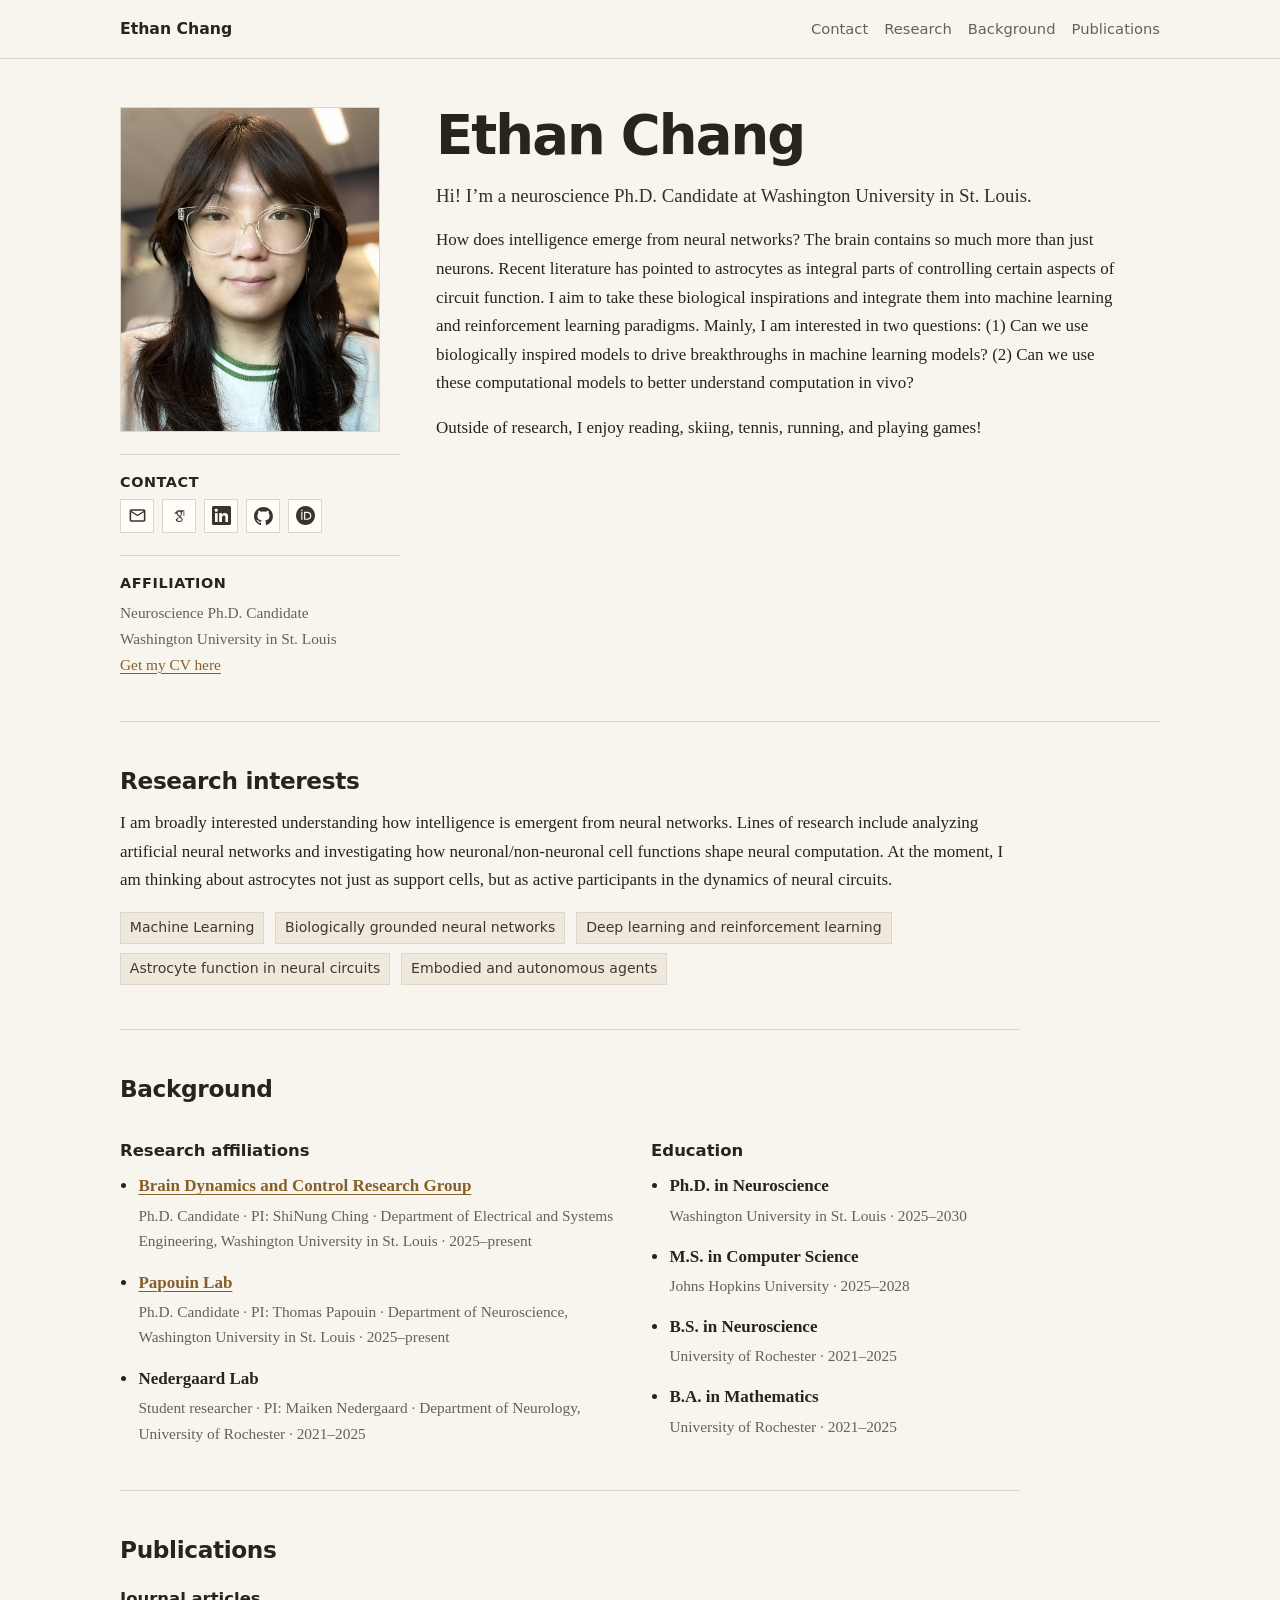
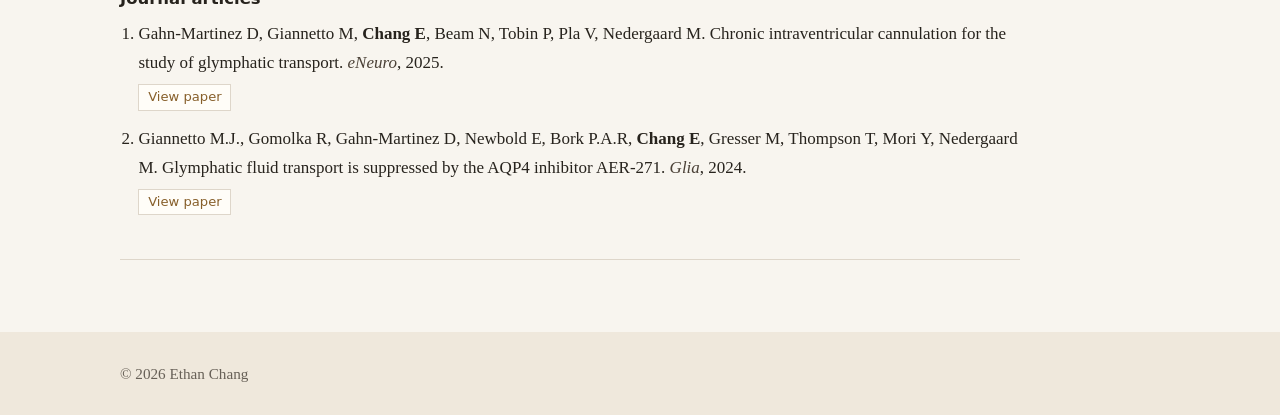
<file: index.html>
<!DOCTYPE html>
<html lang="en">
<head>
  <meta charset="UTF-8" />
  <meta name="viewport" content="width=device-width, initial-scale=1.0" />
  <title>Ethan Chang | Machine Learning and Computational Neuroscience</title>
  <meta 
    name="description"
    content="Ethan Chang is a Neuroscience Ph.D. Candidate at Washington University in St. Louis researching machine learning, reinforcement learning, astrocytes, and computational neuroscience."
  />
  <link rel="canonical" href="https://ethan-chang-nmc.github.io/">
  <meta name="robots" content="index, follow">
  <link rel="stylesheet" href="styles.css" />
  <script defer src="script.js"></script>
  <script type="application/ld+json">
  {
    "@context": "https://schema.org",
    "@type": "ProfilePage",
    "mainEntity": {
      "@type": "Person",
      "name": "Ethan Chang",
      "jobTitle": "Neuroscience Ph.D. Candidate",
      "affiliation": [
      {
        "@type": "CollegeOrUniversity",
        "name": "Washington University in St. Louis"
      },
      {
        "@type": "CollegeOrUniversity",
        "name": "Johns Hopkins University"
      }],
      "alumniOf": [
        {
          "@type": "CollegeOrUniversity",
          "name": "University of Rochester"
        }
      ],
      "knowsAbout": [
        "Machine learning",
        "Reinforcement Learning",
        "Astrocytes",
        "Computational Neuroscience",
        "Glymphatic function",
        "AQP4"
      ],
      "url": "https://ethan-chang-nmc.github.io/",
      "sameAs": [
        "https://www.linkedin.com/in/ethan-chang-nmc",
        "https://scholar.google.com/citations?user=Gy6LSxoAAAAJ&hl=en",
        "https://orcid.org/0009-0001-4704-5420",
        "https://github.com/ethan-chang-nmc"
      ]
    }
  }
  </script>
</head>
<body id="top">
  <header class="site-header">
    <nav class="navbar container" aria-label="Primary navigation">
      <a class="site-logo" href="#top">Ethan Chang</a>

      <button
        class="nav-toggle"
        type="button"
        aria-expanded="false"
        aria-controls="nav-menu"
        aria-label="Open menu"
      >
        <span></span>
        <span></span>
        <span></span>
      </button>

      <ul class="nav-menu" id="nav-menu">
        <li><a href="#contact">Contact</a></li>
        <li><a href="#research">Research</a></li>
        <li><a href="#background">Background</a></li>
        <li><a href="#publications">Publications</a></li>
      </ul>
    </nav>
  </header>

  <main class="container page-layout">
    <section class="profile-intro" aria-labelledby="page-title">
      <aside class="profile-side" aria-label="Profile details">
        <img
          src="images-me/EC-PH-L.jpg"
          alt="Portrait of Ethan Chang"
          class="profile-image"
        />

        <div class="side-section contact-section" id="contact">
          <h2>Contact</h2>
          <div class="profile-links" aria-label="Profile links">
            <a href="mailto:ethanchang.nmc@gmail.com" aria-label="Email" title="Email">
              <img src="icons/mail.svg" alt="" />
            </a>
            <a
              href="https://scholar.google.com/citations?user=Gy6LSxoAAAAJ&hl=en&oi=ao"
              aria-label="Google Scholar"
              title="Google Scholar"
              target="_blank"
              rel="noopener noreferrer"
            >
              <img src="icons/google-scholar.png" alt="" />
            </a>
            <a
              href="https://www.linkedin.com/in/ethan-chang-nmc/"
              aria-label="LinkedIn"
              title="LinkedIn"
              target="_blank"
              rel="noopener noreferrer"
            >
              <img src="icons/linkedin.png" alt="" />
            </a>
            <a
              href="https://github.com/ethan-chang-nmc"
              aria-label="GitHub"
              title="GitHub"
              target="_blank"
              rel="noopener noreferrer"
            >
              <img src="icons/github.svg" alt="" />
            </a>
            <a
              href="https://orcid.org/0009-0001-4704-5420"
              aria-label="ORCID"
              title="ORCID"
              target="_blank"
              rel="noopener noreferrer"
            >
              <img src="icons/orcid.svg" alt="" />
            </a>
          </div>
        </div>

        <div class="side-section">
          <h2>Affiliation</h2>
          <p>
            Neuroscience Ph.D. Candidate<br />
            Washington University in St. Louis
            <p class="cv-text-link">
            <a href="documents/Ethan_Chang_CV.pdf" target="_blank" rel="noopener noreferrer">Get my CV here</a>
          </p>
          </p>
        </div>
      </aside>

      <div class="profile-main">
        <h1 id="page-title">Ethan Chang</h1>
        <p class="intro-text">
          Hi! I’m a neuroscience Ph.D. Candidate at Washington University in St. Louis.
        </p>
        <p>
          How does intelligence emerge from neural networks? The brain contains so much more than just neurons. Recent literature has pointed to astrocytes as integral parts of controlling certain aspects of circuit function. I aim to take these biological inspirations and 
          integrate them into machine learning and reinforcement learning paradigms. Mainly, I am interested in two questions: (1) Can we use biologically inspired models to drive breakthroughs in machine learning models? (2) Can  
          we use these computational models to better understand computation in vivo?
        </p>
        <p>
          Outside of research, I enjoy reading, skiing, tennis, running, and playing games!
        </p>
      </div>
    </section>

    <section id="research" class="content-section" aria-labelledby="research-title">
      <h2 id="research-title">Research interests</h2>
      <p>
        I am broadly interested understanding how intelligence is emergent from neural networks. Lines of research include analyzing artificial neural networks and investigating how neuronal/non-neuronal cell functions shape neural computation. At the moment, I am thinking about astrocytes not just as support cells, but as active participants in the dynamics of neural circuits.
      </p>
      <ul class="topic-list">
        <li> Machine Learning</li>
        <li>Biologically grounded neural networks</li>
        <li>Deep learning and reinforcement learning</li>
        <li>Astrocyte function in neural circuits</li>
        <li>Embodied and autonomous agents</li>
      </ul>
    </section>

    <section id="background" class="content-section" aria-labelledby="background-title">
      <h2 id="background-title">Background</h2>

      <div class="two-column-list">
        <div>
          <h3>Research affiliations</h3>
          <ul class="detail-list">
            <li>
              <strong><a href="https://braindynamics.engineering.wustl.edu/#people" target="_blank">Brain Dynamics and Control Research Group</a></strong>
              <span>Ph.D. Candidate · PI: ShiNung Ching · Department of Electrical and Systems Engineering, Washington University in St. Louis · 2025–present</span>
            </li>
            <li>
              <strong><a href="https://sites.wustl.edu/papouinlab/people/ethan-chang/" target="_blank">Papouin Lab</a></strong>
              <span>Ph.D. Candidate · PI: Thomas Papouin · Department of Neuroscience, Washington University in St. Louis · 2025–present</span>
            </li>
            <li>
              <strong>Nedergaard Lab</strong>
              <span>Student researcher · PI: Maiken Nedergaard · Department of Neurology, University of Rochester · 2021–2025</span>
            </li>
          </ul>
        </div>

        <div>
          <h3>Education</h3>
          <ul class="detail-list">
            <li>
              <strong>Ph.D. in Neuroscience</strong>
              <span>Washington University in St. Louis · 2025–2030</span>
            </li>
            <li>
              <strong>M.S. in Computer Science</strong>
              <span>Johns Hopkins University · 2025–2028</span>
            </li>
            <li>
              <strong>B.S. in Neuroscience</strong>
              <span>University of Rochester · 2021–2025</span>
            </li>
            <li>
              <strong>B.A. in Mathematics</strong>
              <span>University of Rochester · 2021–2025</span>
            </li>
          </ul>
        </div>
      </div>
    </section>

    <section id="publications" class="content-section" aria-labelledby="publications-title">
      <h2 id="publications-title">Publications</h2>

      <h3>Journal articles</h3>
      <ol class="publication-list">
        <li>
          Gahn-Martinez D, Giannetto M, <strong>Chang E</strong>, Beam N, Tobin P, Pla V, Nedergaard M.
          Chronic intraventricular cannulation for the study of glymphatic transport.
          <em>eNeuro</em>, 2025.
          <a
            class="paper-link"
            href="https://doi.org/10.1523/ENEURO.0537-24.2025"
            target="_blank"
            rel="noopener noreferrer"
          >
            View paper
          </a>
        </li>
        <li>
          Giannetto M.J., Gomolka R, Gahn-Martinez D, Newbold E, Bork P.A.R, <strong>Chang E</strong>, Gresser M, Thompson T, Mori Y, Nedergaard M.
          Glymphatic fluid transport is suppressed by the AQP4 inhibitor AER-271.
          <em>Glia</em>, 2024.
          <a
            class="paper-link"
            href="https://doi.org/10.1002/glia.24515"
            target="_blank"
            rel="noopener noreferrer"
          >
            View paper
          </a>
        </li>
      </ol>


  </main>

  <footer class="site-footer">
    <div class="container footer-content">
      <p>© 2026 Ethan Chang</p>
    </div>
  </footer>
</body>
</html>
</file>
<file: styles.css>
:root {
  --bg: #f8f5ef;
  --paper: #fffdf8;
  --text: #27231d;
  --muted: #676057;
  --line: #ded6ca;
  --link: #875f2a;
  --link-hover: #5f3f18;
  --max-width: 1040px;
  --transition: 160ms ease;
}

*,
*::before,
*::after {
  box-sizing: border-box;
}

html {
  scroll-behavior: smooth;
}

body {
  margin: 0;
  background: var(--bg);
  color: var(--text);
  font-family: ui-serif, Georgia, Cambria, "Times New Roman", Times, serif;
  font-size: 17px;
  line-height: 1.68;
  -webkit-font-smoothing: antialiased;
  text-rendering: optimizeLegibility;
}

img {
  display: block;
  max-width: 100%;
}

a {
  color: var(--link);
  text-decoration-thickness: 1px;
  text-underline-offset: 0.18em;
}

a:hover,
a:focus-visible {
  color: var(--link-hover);
}

button,
input,
textarea,
select {
  font: inherit;
}

section[id],
.contact-section {
  scroll-margin-top: 5.25rem;
}

.container {
  width: min(100% - 2rem, var(--max-width));
  margin-inline: auto;
}

.site-header {
  position: sticky;
  top: 0;
  z-index: 10;
  background: rgba(248, 245, 239, 0.94);
  border-bottom: 1px solid var(--line);
  backdrop-filter: blur(10px);
}

.navbar {
  min-height: 58px;
  display: flex;
  align-items: center;
  justify-content: space-between;
  gap: 1rem;
}

.site-logo {
  color: var(--text);
  font-family: ui-sans-serif, system-ui, -apple-system, BlinkMacSystemFont, "Segoe UI", sans-serif;
  font-size: 0.98rem;
  font-weight: 650;
  text-decoration: none;
}

.nav-toggle {
  display: inline-flex;
  width: 42px;
  height: 42px;
  padding: 0;
  border: 0;
  background: transparent;
  flex-direction: column;
  justify-content: center;
  gap: 5px;
  cursor: pointer;
}

.nav-toggle span {
  width: 22px;
  height: 2px;
  margin-inline: auto;
  background: var(--text);
  transition: transform var(--transition), opacity var(--transition);
}

.nav-toggle[aria-expanded="true"] span:nth-child(1) {
  transform: translateY(7px) rotate(45deg);
}

.nav-toggle[aria-expanded="true"] span:nth-child(2) {
  opacity: 0;
}

.nav-toggle[aria-expanded="true"] span:nth-child(3) {
  transform: translateY(-7px) rotate(-45deg);
}

.nav-menu {
  position: absolute;
  top: calc(100% + 1px);
  left: 1rem;
  right: 1rem;
  display: none;
  flex-direction: column;
  gap: 0;
  margin: 0;
  padding: 0.5rem 0;
  list-style: none;
  background: var(--paper);
  border: 1px solid var(--line);
}

.nav-menu.is-open {
  display: flex;
}

.nav-menu a {
  display: block;
  padding: 0.72rem 1rem;
  color: var(--text);
  font-family: ui-sans-serif, system-ui, -apple-system, BlinkMacSystemFont, "Segoe UI", sans-serif;
  font-size: 0.92rem;
  text-decoration: none;
}

.nav-menu a:hover,
.nav-menu a:focus-visible {
  background: #efe8dc;
  color: var(--text);
  outline: none;
}

.page-layout {
  padding-block: 3rem 4.5rem;
}

.profile-intro {
  display: grid;
  gap: 2.25rem;
  padding-bottom: 2.75rem;
  border-bottom: 1px solid var(--line);
}

.profile-side {
  max-width: 320px;
}

.profile-image {
  width: min(100%, 260px);
  aspect-ratio: 4 / 5;
  object-fit: cover;
  border: 1px solid var(--line);
}

.side-section {
  margin-top: 1.35rem;
  padding-top: 1.15rem;
  border-top: 1px solid var(--line);
}

.side-section h2,
.content-section h2,
.content-section h3 {
  font-family: ui-sans-serif, system-ui, -apple-system, BlinkMacSystemFont, "Segoe UI", sans-serif;
  line-height: 1.25;
}

.side-section h2 {
  margin: 0 0 0.5rem;
  font-size: 0.9rem;
  letter-spacing: 0.04em;
  text-transform: uppercase;
}

.side-section p {
  margin: 0;
  color: var(--muted);
  font-size: 0.96rem;
}

.plain-list {
  margin: 0;
  padding: 0;
  list-style: none;
}

.profile-links {
  display: flex;
  flex-wrap: wrap;
  align-items: center;
  gap: 0.5rem;
}

.profile-links a {
  display: inline-flex;
  width: 34px;
  height: 34px;
  align-items: center;
  justify-content: center;
  border: 1px solid var(--line);
  background: var(--paper);
  text-decoration: none;
}

.profile-links a:hover,
.profile-links a:focus-visible {
  background: #efe8dc;
  outline: none;
}

.profile-links img {
  width: 19px;
  height: 19px;
  object-fit: contain;
  opacity: 0.92;
}

.cv-text-link {
  margin-top: 0.65rem;
}

.profile-main {
  max-width: 690px;
}

h1 {
  margin: 0 0 1rem;
  font-family: ui-sans-serif, system-ui, -apple-system, BlinkMacSystemFont, "Segoe UI", sans-serif;
  font-size: clamp(2.15rem, 5vw, 3.4rem);
  line-height: 1.06;
  letter-spacing: -0.035em;
}

.intro-text {
  margin-top: 0;
  font-size: 1.18rem;
  line-height: 1.58;
  color: #342f28;
}

.profile-main p,
.content-section p {
  margin: 0 0 1rem;
}

.content-section {
  max-width: 900px;
  padding-block: 2.75rem;
  border-bottom: 1px solid var(--line);
}

.content-section h2 {
  margin: 0 0 0.85rem;
  font-size: 1.45rem;
  letter-spacing: -0.015em;
}

.content-section h3 {
  margin: 1.55rem 0 0.65rem;
  font-size: 1.03rem;
}

.topic-list {
  display: flex;
  flex-wrap: wrap;
  gap: 0.55rem 0.7rem;
  margin: 1.1rem 0 0;
  padding: 0;
  list-style: none;
}

.topic-list li {
  padding: 0.2rem 0.55rem;
  background: #efe8dc;
  border: 1px solid var(--line);
  color: #3f382f;
  font-family: ui-sans-serif, system-ui, -apple-system, BlinkMacSystemFont, "Segoe UI", sans-serif;
  font-size: 0.88rem;
}

.two-column-list {
  display: grid;
  gap: 2rem;
}

.detail-list,
.publication-list {
  margin: 0;
  padding-left: 1.15rem;
}

.detail-list li,
.publication-list li {
  margin-bottom: 0.9rem;
}

.detail-list li:last-child,
.publication-list li:last-child {
  margin-bottom: 0;
}

.detail-list strong {
  display: block;
}

.detail-list span {
  display: block;
  color: var(--muted);
  font-size: 0.96rem;
  margin-top: 0.1rem;
}

.publication-list + h3 {
  margin-top: 2rem;
}

.publication-list em {
  color: #4b4137;
}

.paper-link {
  display: table;
  width: max-content;
  margin-top: 0.45rem;
  padding: 0.18rem 0.55rem;
  border: 1px solid var(--line);
  background: var(--paper);
  color: var(--link);
  font-family: ui-sans-serif, system-ui, -apple-system, BlinkMacSystemFont, "Segoe UI", sans-serif;
  font-size: 0.82rem;
  line-height: 1.4;
  text-decoration: none;
}

.paper-link:hover,
.paper-link:focus-visible {
  background: #efe8dc;
  color: var(--link-hover);
  outline: none;
}

.site-footer {
  padding-block: 1.8rem;
  background: #efe8dc;
}

.footer-content {
  color: var(--muted);
  font-size: 0.95rem;
}

.footer-content p {
  margin: 0;
}

@media (prefers-reduced-motion: reduce) {
  html {
    scroll-behavior: auto;
  }

  *,
  *::before,
  *::after {
    transition-duration: 0.01ms !important;
    animation-duration: 0.01ms !important;
    animation-iteration-count: 1 !important;
  }
}

@media (min-width: 760px) {
  .nav-toggle {
    display: none;
  }

  .nav-menu {
    position: static;
    display: flex;
    flex-direction: row;
    align-items: center;
    gap: 1rem;
    padding: 0;
    border: 0;
    background: transparent;
  }

  .nav-menu a {
    padding: 0;
    color: var(--muted);
  }

  .nav-menu a:hover,
  .nav-menu a:focus-visible {
    background: transparent;
    color: var(--text);
    text-decoration: underline;
    text-underline-offset: 0.2em;
  }

  .profile-intro {
    grid-template-columns: 280px minmax(0, 1fr);
    align-items: start;
  }

  .two-column-list {
    grid-template-columns: minmax(0, 1.15fr) minmax(0, 0.85fr);
  }

  .footer-content {
    text-align: left;
  }
}
</file>
